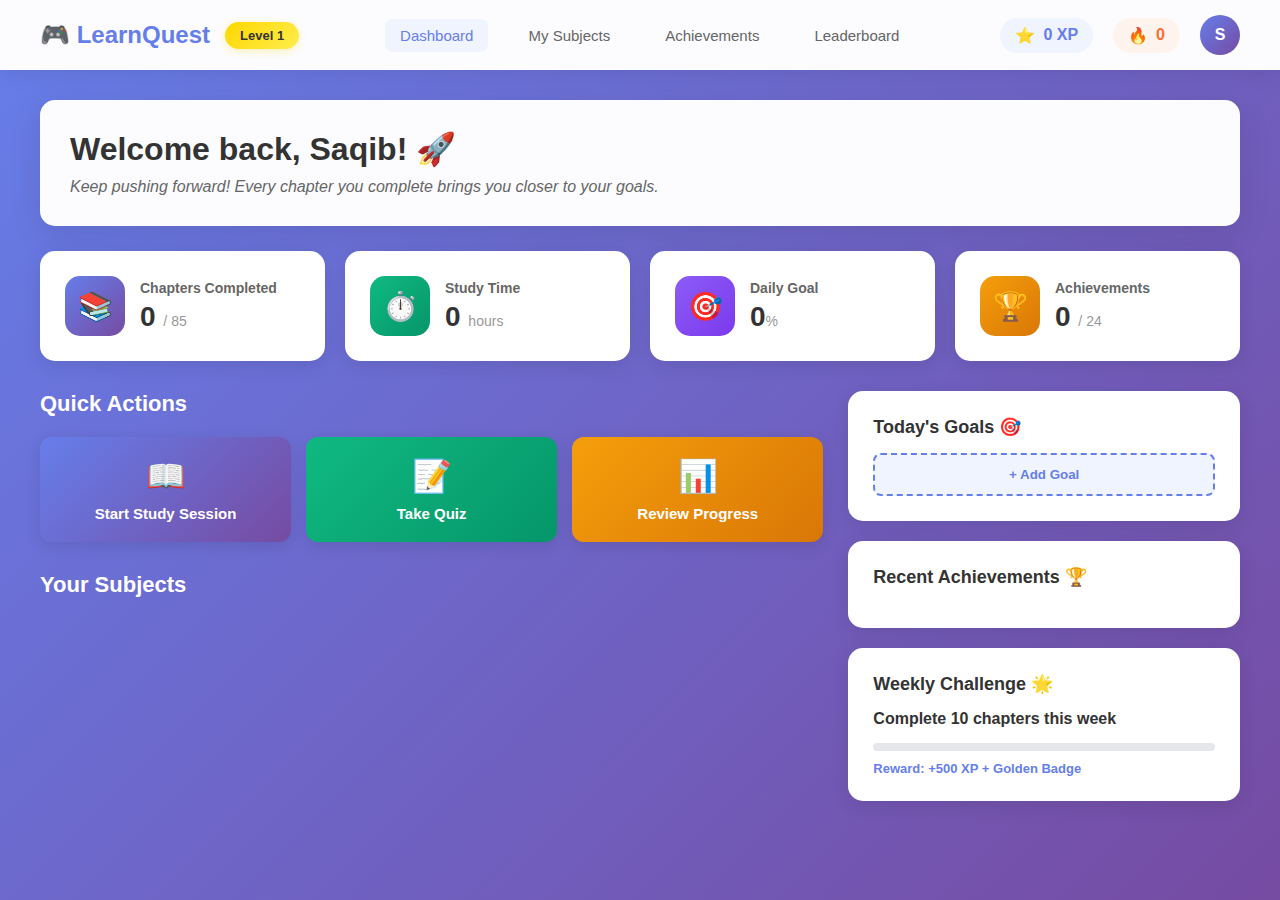
<file: index.html>
<!DOCTYPE html>
<html lang="en">
<head>
    <meta charset="UTF-8">
    <meta name="viewport" content="width=device-width, initial-scale=1.0">
    <title>LearnQuest - Grade 10 CBSE</title>
    <link rel="stylesheet" href="styles.css">
    <link rel="stylesheet" href="quiz-styles.css">
</head>
<body>
    <div class="header">
        <div class="header-left">
            <span class="logo">🎮 LearnQuest</span>
            <span class="level-badge" id="userLevel">Level 1</span>
        </div>
        <div class="nav-menu">
            <a href="#" class="nav-item active" onclick="showSection('dashboard')">Dashboard</a>
            <a href="#" class="nav-item" onclick="showSection('subjects')">My Subjects</a>
            <a href="#" class="nav-item" onclick="showSection('achievements')">Achievements</a>
            <a href="#" class="nav-item" onclick="showSection('leaderboard')">Leaderboard</a>
        </div>
        <div class="header-right">
            <div class="xp-display">
                <span class="xp-icon">⭐</span>
                <span id="totalXP">0 XP</span>
            </div>
            <div class="streak-display">
                <span>🔥</span>
                <span id="streakDays">0</span>
            </div>
            <div class="user-avatar" onclick="toggleProfile()">
                <span id="userInitial">S</span>
            </div>
        </div>
    </div>

    <div class="container">
        <!-- Dashboard Section -->
        <div id="dashboard-section" class="section active">
            <div class="welcome-card">
                <h1>Welcome back, <span id="userName">Saqib</span>! 🚀</h1>
                <p class="motivational-quote" id="dailyQuote">Keep pushing forward! Every chapter you complete brings you closer to your goals.</p>
            </div>

            <div class="stats-grid">
                <div class="stat-card">
                    <div class="stat-icon blue">📚</div>
                    <div class="stat-info">
                        <h3>Chapters Completed</h3>
                        <p><span id="chaptersCompleted">0</span> <span class="sub-text">/ 85</span></p>
                    </div>
                </div>
                <div class="stat-card">
                    <div class="stat-icon green">⏱️</div>
                    <div class="stat-info">
                        <h3>Study Time</h3>
                        <p><span id="studyHours">0</span> <span class="sub-text">hours</span></p>
                    </div>
                </div>
                <div class="stat-card">
                    <div class="stat-icon purple">🎯</div>
                    <div class="stat-info">
                        <h3>Daily Goal</h3>
                        <p><span id="dailyProgress">0</span><span class="sub-text">%</span></p>
                    </div>
                </div>
                <div class="stat-card">
                    <div class="stat-icon orange">🏆</div>
                    <div class="stat-info">
                        <h3>Achievements</h3>
                        <p><span id="achievementCount">0</span> <span class="sub-text">/ 24</span></p>
                    </div>
                </div>
            </div>

            <div class="main-content">
                <div class="left-column">
                    <div class="section-title">Quick Actions</div>
                    <div class="quick-actions">
                        <button class="action-btn primary" onclick="startStudySession()">
                            <span class="btn-icon">📖</span>
                            <span>Start Study Session</span>
                        </button>
                        <button class="action-btn secondary" onclick="takeQuiz()">
                            <span class="btn-icon">📝</span>
                            <span>Take Quiz</span>
                        </button>
                        <button class="action-btn tertiary" onclick="reviewProgress()">
                            <span class="btn-icon">📊</span>
                            <span>Review Progress</span>
                        </button>
                    </div>

                    <div class="section-title" style="margin-top: 30px;">Your Subjects</div>
                    <div class="subjects-compact" id="subjectsCompact"></div>
                </div>

                <div class="right-column">
                    <div class="sidebar-card">
                        <div class="section-title">Today's Goals 🎯</div>
                        <div class="goal-list" id="todayGoals"></div>
                        <button class="add-goal-btn" onclick="addGoal()">+ Add Goal</button>
                    </div>

                    <div class="sidebar-card">
                        <div class="section-title">Recent Achievements 🏆</div>
                        <div id="recentAchievements"></div>
                    </div>

                    <div class="sidebar-card">
                        <div class="section-title">Weekly Challenge 🌟</div>
                        <div class="challenge-card">
                            <h4>Complete 10 chapters this week</h4>
                            <div class="progress-bar-container">
                                <div class="progress-bar-fill challenge" id="weeklyChallenge" style="width: 0%;"></div>
                            </div>
                            <p class="challenge-reward">Reward: +500 XP + Golden Badge</p>
                        </div>
                    </div>
                </div>
            </div>
        </div>

        <!-- Subjects Section -->
        <div id="subjects-section" class="section">
            <div class="section-title">Grade 10 CBSE Subjects</div>
            <div class="subjects-grid-detailed" id="subjectsDetailed"></div>
        </div>

        <!-- Achievements Section -->
        <div id="achievements-section" class="section">
            <div class="section-title">Your Achievements</div>
            <div class="achievements-grid" id="achievementsGrid"></div>
        </div>

        <!-- Leaderboard Section -->
        <div id="leaderboard-section" class="section">
            <div class="section-title">Leaderboard</div>
            <div class="leaderboard-info">
                <p>Compare your progress with other students (simulated data for motivation)</p>
            </div>
            <div class="leaderboard-table" id="leaderboardTable"></div>
        </div>
    </div>

    <!-- Study Session Modal -->
    <div id="studyModal" class="modal">
        <div class="modal-content">
            <div class="modal-header">
                <h2>Start Study Session</h2>
                <span class="close" onclick="closeModal()">&times;</span>
            </div>
            <div class="modal-body" id="modalBody"></div>
        </div>
    </div>

    <script src="questions.js"></script>
    <script src="app.js"></script>
    <script src="app-quiz.js"></script>
</body>
</html>
</file>
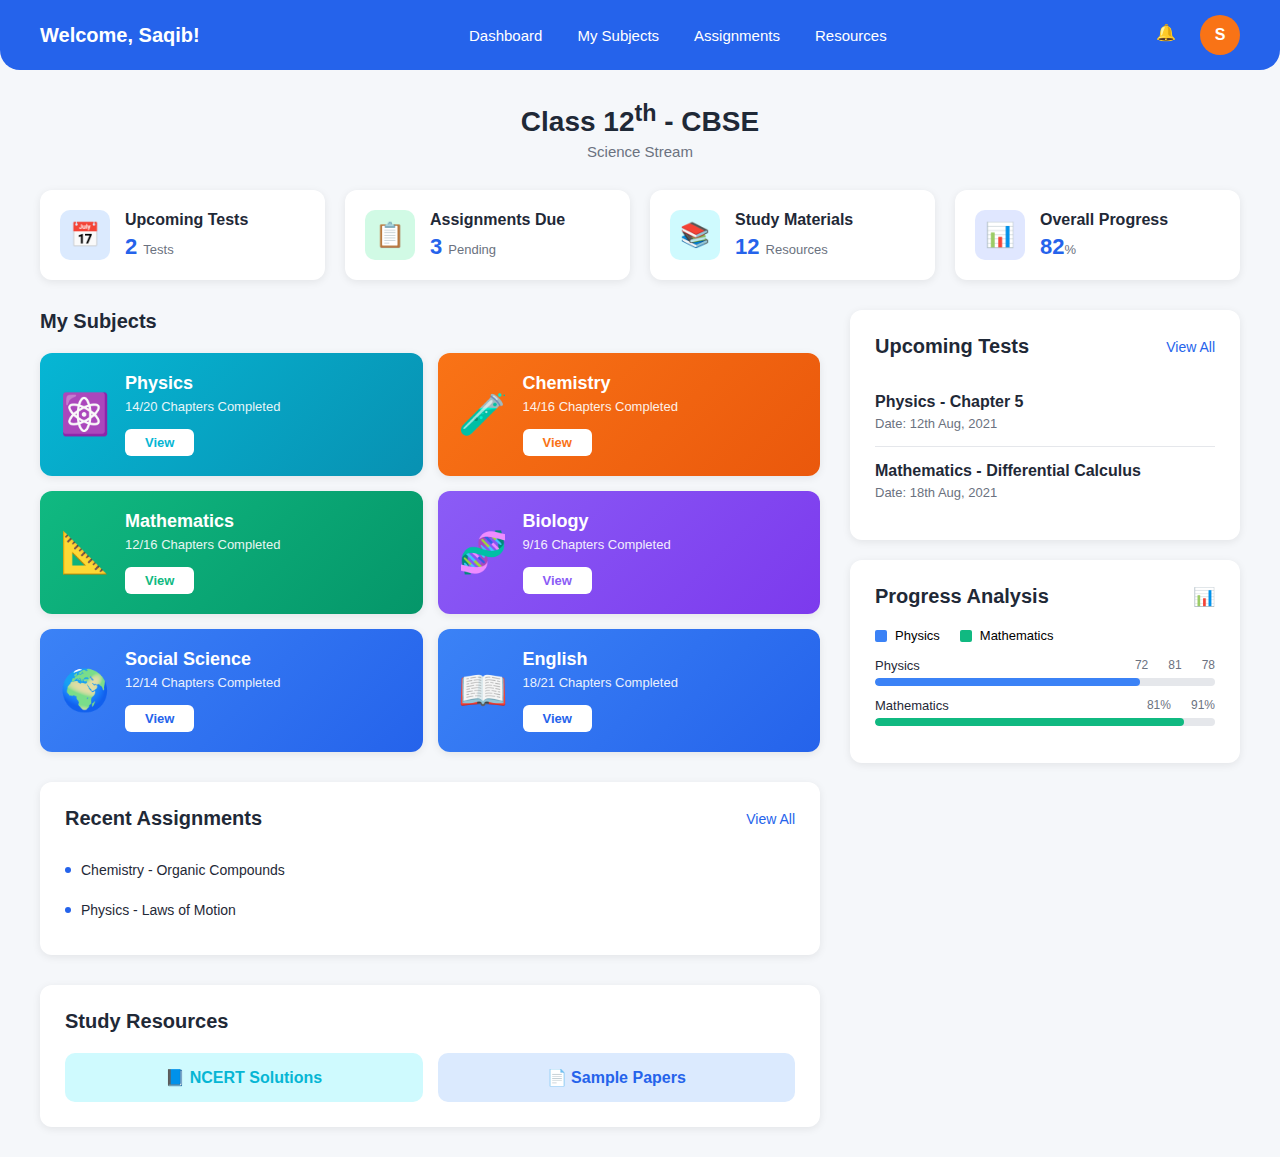
<file: Saqib_dashboard.html>
<!DOCTYPE html>
<html lang="en">
<head>
    <meta charset="UTF-8">
    <meta name="viewport" content="width=device-width, initial-scale=1.0">
    <title>Class 12th - CBSE Dashboard</title>
    <style>
        * {
            margin: 0;
            padding: 0;
            box-sizing: border-box;
        }

        body {
            font-family: 'Segoe UI', Tahoma, Geneva, Verdana, sans-serif;
            background: #f5f7fa;
        }

        .header {
            background: #2563eb;
            color: white;
            padding: 15px 40px;
            display: flex;
            justify-content: space-between;
            align-items: center;
            border-radius: 0 0 20px 20px;
        }

        .header-left {
            font-size: 20px;
            font-weight: 600;
        }

        .nav-menu {
            display: flex;
            gap: 35px;
            align-items: center;
        }

        .nav-item {
            color: white;
            text-decoration: none;
            font-size: 15px;
            font-weight: 500;
            cursor: pointer;
            transition: opacity 0.3s;
        }

        .nav-item:hover {
            opacity: 0.8;
        }

        .header-right {
            display: flex;
            align-items: center;
            gap: 20px;
        }

        .notification-icon {
            width: 24px;
            height: 24px;
            cursor: pointer;
        }

        .user-avatar {
            width: 40px;
            height: 40px;
            border-radius: 50%;
            background: #f97316;
            display: flex;
            align-items: center;
            justify-content: center;
            font-weight: 600;
            cursor: pointer;
        }

        .container {
            max-width: 1400px;
            margin: 0 auto;
            padding: 30px 40px;
        }

        .title-section {
            text-align: center;
            margin-bottom: 30px;
        }

        .title-section h1 {
            font-size: 28px;
            color: #1f2937;
            margin-bottom: 5px;
        }

        .title-section .subtitle {
            color: #6b7280;
            font-size: 15px;
        }

        .stats-grid {
            display: grid;
            grid-template-columns: repeat(4, 1fr);
            gap: 20px;
            margin-bottom: 30px;
        }

        .stat-card {
            background: white;
            padding: 20px;
            border-radius: 12px;
            box-shadow: 0 2px 8px rgba(0, 0, 0, 0.08);
            display: flex;
            align-items: center;
            gap: 15px;
        }

        .stat-icon {
            width: 50px;
            height: 50px;
            border-radius: 10px;
            display: flex;
            align-items: center;
            justify-content: center;
            font-size: 24px;
        }

        .stat-icon.blue {
            background: #dbeafe;
            color: #2563eb;
        }

        .stat-icon.green {
            background: #d1fae5;
            color: #10b981;
        }

        .stat-icon.cyan {
            background: #cffafe;
            color: #06b6d4;
        }

        .stat-icon.purple {
            background: #e0e7ff;
            color: #6366f1;
        }

        .stat-info h3 {
            font-size: 16px;
            color: #1f2937;
            margin-bottom: 5px;
        }

        .stat-info p {
            font-size: 22px;
            font-weight: 700;
            color: #2563eb;
        }

        .stat-info .sub-text {
            font-size: 13px;
            color: #6b7280;
            font-weight: 400;
        }

        .main-content {
            display: grid;
            grid-template-columns: 2fr 1fr;
            gap: 30px;
        }

        .section-title {
            font-size: 20px;
            font-weight: 700;
            color: #1f2937;
            margin-bottom: 20px;
            display: flex;
            justify-content: space-between;
            align-items: center;
        }

        .view-all {
            color: #2563eb;
            font-size: 14px;
            font-weight: 500;
            cursor: pointer;
            text-decoration: none;
        }

        .subjects-grid {
            display: grid;
            grid-template-columns: repeat(2, 1fr);
            gap: 15px;
            margin-bottom: 30px;
        }

        .subject-card {
            background: white;
            border-radius: 12px;
            padding: 20px;
            box-shadow: 0 2px 8px rgba(0, 0, 0, 0.08);
            display: flex;
            align-items: center;
            gap: 15px;
            cursor: pointer;
            transition: transform 0.2s, box-shadow 0.2s;
        }

        .subject-card:hover {
            transform: translateY(-2px);
            box-shadow: 0 4px 16px rgba(0, 0, 0, 0.12);
        }

        .subject-card.physics {
            background: linear-gradient(135deg, #06b6d4 0%, #0891b2 100%);
            color: white;
        }

        .subject-card.chemistry {
            background: linear-gradient(135deg, #f97316 0%, #ea580c 100%);
            color: white;
        }

        .subject-card.mathematics {
            background: linear-gradient(135deg, #10b981 0%, #059669 100%);
            color: white;
        }

        .subject-card.biology {
            background: linear-gradient(135deg, #8b5cf6 0%, #7c3aed 100%);
            color: white;
        }

        .subject-card.social {
            background: linear-gradient(135deg, #3b82f6 0%, #2563eb 100%);
            color: white;
        }

        .subject-card.english {
            background: linear-gradient(135deg, #3b82f6 0%, #2563eb 100%);
            color: white;
        }

        .subject-icon {
            font-size: 40px;
        }

        .subject-info h3 {
            font-size: 18px;
            font-weight: 700;
            margin-bottom: 5px;
        }

        .subject-info p {
            font-size: 13px;
            opacity: 0.9;
            margin-bottom: 10px;
        }

        .subject-button {
            background: white;
            color: #2563eb;
            border: none;
            padding: 6px 20px;
            border-radius: 6px;
            font-size: 13px;
            font-weight: 600;
            cursor: pointer;
            margin-top: 5px;
        }

        .subject-card.physics .subject-button {
            color: #06b6d4;
        }

        .subject-card.chemistry .subject-button {
            color: #f97316;
        }

        .subject-card.mathematics .subject-button {
            color: #10b981;
        }

        .subject-card.biology .subject-button {
            color: #8b5cf6;
        }

        .assignments-section {
            background: white;
            padding: 25px;
            border-radius: 12px;
            box-shadow: 0 2px 8px rgba(0, 0, 0, 0.08);
            margin-bottom: 30px;
        }

        .assignment-item {
            display: flex;
            align-items: center;
            gap: 10px;
            padding: 12px 0;
        }

        .assignment-bullet {
            width: 6px;
            height: 6px;
            background: #2563eb;
            border-radius: 50%;
        }

        .assignment-text {
            color: #1f2937;
            font-size: 14px;
        }

        .study-resources {
            background: white;
            padding: 25px;
            border-radius: 12px;
            box-shadow: 0 2px 8px rgba(0, 0, 0, 0.08);
        }

        .resource-buttons {
            display: flex;
            gap: 15px;
            margin-top: 15px;
        }

        .resource-btn {
            flex: 1;
            padding: 15px;
            border-radius: 10px;
            display: flex;
            align-items: center;
            justify-content: center;
            gap: 10px;
            font-weight: 600;
            cursor: pointer;
            transition: transform 0.2s;
        }

        .resource-btn:hover {
            transform: translateY(-2px);
        }

        .resource-btn.ncert {
            background: #cffafe;
            color: #06b6d4;
        }

        .resource-btn.samples {
            background: #dbeafe;
            color: #2563eb;
        }

        .sidebar-card {
            background: white;
            padding: 25px;
            border-radius: 12px;
            box-shadow: 0 2px 8px rgba(0, 0, 0, 0.08);
            margin-bottom: 20px;
        }

        .test-item {
            padding: 15px 0;
            border-bottom: 1px solid #e5e7eb;
        }

        .test-item:last-child {
            border-bottom: none;
        }

        .test-subject {
            font-weight: 600;
            color: #1f2937;
            margin-bottom: 5px;
        }

        .test-date {
            font-size: 13px;
            color: #6b7280;
        }

        .progress-chart {
            margin-top: 20px;
            padding: 20px;
            background: #f9fafb;
            border-radius: 10px;
        }

        .chart-legend {
            display: flex;
            gap: 20px;
            margin-bottom: 15px;
        }

        .legend-item {
            display: flex;
            align-items: center;
            gap: 8px;
            font-size: 13px;
        }

        .legend-color {
            width: 12px;
            height: 12px;
            border-radius: 2px;
        }

        .legend-color.physics-color {
            background: #3b82f6;
        }

        .legend-color.math-color {
            background: #10b981;
        }

        .progress-bars {
            margin-top: 15px;
        }

        .progress-item {
            margin-bottom: 12px;
        }

        .progress-label {
            display: flex;
            justify-content: space-between;
            font-size: 13px;
            color: #1f2937;
            margin-bottom: 5px;
        }

        .progress-values {
            display: flex;
            gap: 20px;
            font-size: 12px;
            color: #6b7280;
        }

        .progress-bar-container {
            height: 8px;
            background: #e5e7eb;
            border-radius: 4px;
            overflow: hidden;
        }

        .progress-bar-fill {
            height: 100%;
            border-radius: 4px;
        }

        .progress-bar-fill.physics {
            background: #3b82f6;
        }

        .progress-bar-fill.mathematics {
            background: #10b981;
        }

        @media (max-width: 1024px) {
            .main-content {
                grid-template-columns: 1fr;
            }
            .stats-grid {
                grid-template-columns: repeat(2, 1fr);
            }
        }

        @media (max-width: 768px) {
            .subjects-grid {
                grid-template-columns: 1fr;
            }
        }
    </style>
</head>
<body>
    <div class="header">
        <div class="header-left">Welcome, Saqib!</div>
        <div class="nav-menu">
            <a href="#" class="nav-item">Dashboard</a>
            <a href="#" class="nav-item">My Subjects</a>
            <a href="#" class="nav-item">Assignments</a>
            <a href="#" class="nav-item">Resources</a>
        </div>
        <div class="header-right">
            <div class="notification-icon">🔔</div>
            <div class="user-avatar">S</div>
        </div>
    </div>

    <div class="container">
        <div class="title-section">
            <h1>Class 12<sup>th</sup> - CBSE</h1>
            <p class="subtitle">Science Stream</p>
        </div>

        <div class="stats-grid">
            <div class="stat-card">
                <div class="stat-icon blue">📅</div>
                <div class="stat-info">
                    <h3>Upcoming Tests</h3>
                    <p>2 <span class="sub-text">Tests</span></p>
                </div>
            </div>
            <div class="stat-card">
                <div class="stat-icon green">📋</div>
                <div class="stat-info">
                    <h3>Assignments Due</h3>
                    <p>3 <span class="sub-text">Pending</span></p>
                </div>
            </div>
            <div class="stat-card">
                <div class="stat-icon cyan">📚</div>
                <div class="stat-info">
                    <h3>Study Materials</h3>
                    <p>12 <span class="sub-text">Resources</span></p>
                </div>
            </div>
            <div class="stat-card">
                <div class="stat-icon purple">📊</div>
                <div class="stat-info">
                    <h3>Overall Progress</h3>
                    <p>82<span class="sub-text">%</span></p>
                </div>
            </div>
        </div>

        <div class="main-content">
            <div class="left-column">
                <div class="section-title">
                    My Subjects
                </div>
                <div class="subjects-grid">
                    <div class="subject-card physics">
                        <div class="subject-icon">⚛️</div>
                        <div class="subject-info">
                            <h3>Physics</h3>
                            <p>14/20 Chapters Completed</p>
                            <button class="subject-button">View</button>
                        </div>
                    </div>

                    <div class="subject-card chemistry">
                        <div class="subject-icon">🧪</div>
                        <div class="subject-info">
                            <h3>Chemistry</h3>
                            <p>14/16 Chapters Completed</p>
                            <button class="subject-button">View</button>
                        </div>
                    </div>

                    <div class="subject-card mathematics">
                        <div class="subject-icon">📐</div>
                        <div class="subject-info">
                            <h3>Mathematics</h3>
                            <p>12/16 Chapters Completed</p>
                            <button class="subject-button">View</button>
                        </div>
                    </div>

                    <div class="subject-card biology">
                        <div class="subject-icon">🧬</div>
                        <div class="subject-info">
                            <h3>Biology</h3>
                            <p>9/16 Chapters Completed</p>
                            <button class="subject-button">View</button>
                        </div>
                    </div>

                    <div class="subject-card social">
                        <div class="subject-icon">🌍</div>
                        <div class="subject-info">
                            <h3>Social Science</h3>
                            <p>12/14 Chapters Completed</p>
                            <button class="subject-button">View</button>
                        </div>
                    </div>

                    <div class="subject-card english">
                        <div class="subject-icon">📖</div>
                        <div class="subject-info">
                            <h3>English</h3>
                            <p>18/21 Chapters Completed</p>
                            <button class="subject-button">View</button>
                        </div>
                    </div>
                </div>

                <div class="assignments-section">
                    <div class="section-title">
                        Recent Assignments
                        <a href="#" class="view-all">View All</a>
                    </div>
                    <div class="assignment-item">
                        <div class="assignment-bullet"></div>
                        <div class="assignment-text">Chemistry - Organic Compounds</div>
                    </div>
                    <div class="assignment-item">
                        <div class="assignment-bullet"></div>
                        <div class="assignment-text">Physics - Laws of Motion</div>
                    </div>
                </div>

                <div class="study-resources">
                    <div class="section-title">Study Resources</div>
                    <div class="resource-buttons">
                        <div class="resource-btn ncert">
                            📘 NCERT Solutions
                        </div>
                        <div class="resource-btn samples">
                            📄 Sample Papers
                        </div>
                    </div>
                </div>
            </div>

            <div class="right-column">
                <div class="sidebar-card">
                    <div class="section-title">
                        Upcoming Tests
                        <a href="#" class="view-all">View All</a>
                    </div>
                    <div class="test-item">
                        <div class="test-subject">Physics - Chapter 5</div>
                        <div class="test-date">Date: 12th Aug, 2021</div>
                    </div>
                    <div class="test-item">
                        <div class="test-subject">Mathematics - Differential Calculus</div>
                        <div class="test-date">Date: 18th Aug, 2021</div>
                    </div>
                </div>

                <div class="sidebar-card">
                    <div class="section-title">
                        Progress Analysis
                        <span style="font-size: 18px; cursor: pointer;">📊</span>
                    </div>
                    <div class="chart-legend">
                        <div class="legend-item">
                            <div class="legend-color physics-color"></div>
                            <span>Physics</span>
                        </div>
                        <div class="legend-item">
                            <div class="legend-color math-color"></div>
                            <span>Mathematics</span>
                        </div>
                    </div>
                    <div class="progress-bars">
                        <div class="progress-item">
                            <div class="progress-label">
                                <span>Physics</span>
                                <div class="progress-values">
                                    <span>72</span>
                                    <span>81</span>
                                    <span>78</span>
                                </div>
                            </div>
                            <div class="progress-bar-container">
                                <div class="progress-bar-fill physics" style="width: 78%;"></div>
                            </div>
                        </div>
                        <div class="progress-item">
                            <div class="progress-label">
                                <span>Mathematics</span>
                                <div class="progress-values">
                                    <span>81%</span>
                                    <span>91%</span>
                                </div>
                            </div>
                            <div class="progress-bar-container">
                                <div class="progress-bar-fill mathematics" style="width: 91%;"></div>
                            </div>
                        </div>
                    </div>
                </div>
            </div>
        </div>
    </div>
</body>
</html>
</file>
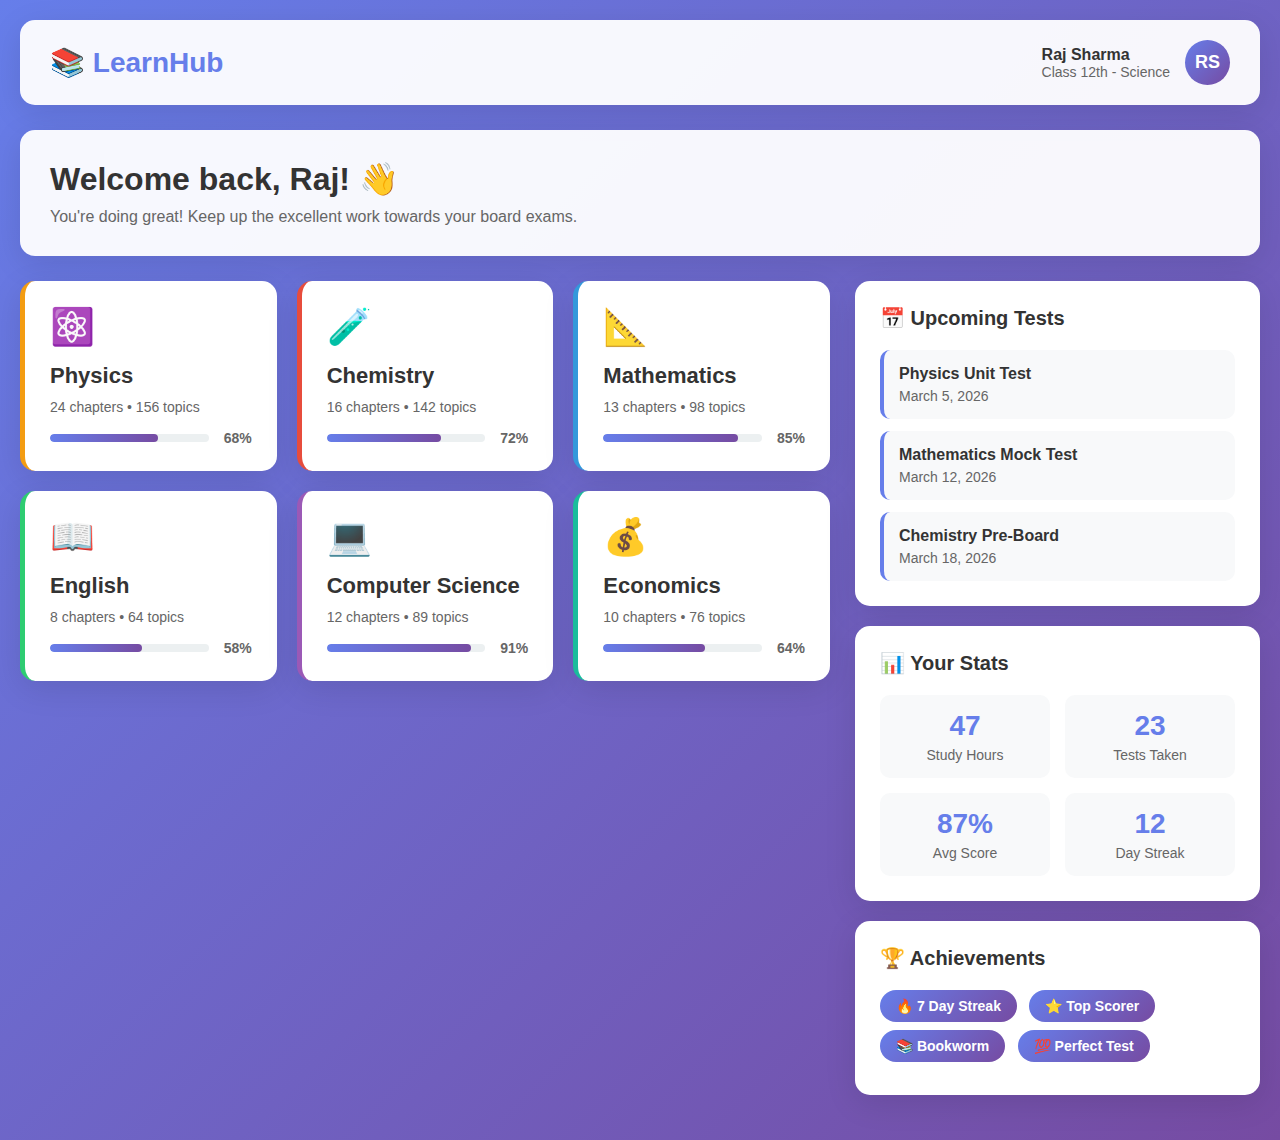
<file: student_dashboard.html>
<!DOCTYPE html>
<html lang="en">
<head>
    <meta charset="UTF-8">
    <meta name="viewport" content="width=device-width, initial-scale=1.0">
    <title>CBSE Class 12 - Learning Dashboard</title>
    <style>
        * {
            margin: 0;
            padding: 0;
            box-sizing: border-box;
        }

        body {
            font-family: 'Segoe UI', Tahoma, Geneva, Verdana, sans-serif;
            background: linear-gradient(135deg, #667eea 0%, #764ba2 100%);
            min-height: 100vh;
            padding: 20px;
        }

        .container {
            max-width: 1400px;
            margin: 0 auto;
        }

        .header {
            background: rgba(255, 255, 255, 0.95);
            padding: 20px 30px;
            border-radius: 15px;
            display: flex;
            justify-content: space-between;
            align-items: center;
            margin-bottom: 25px;
            box-shadow: 0 8px 32px rgba(0, 0, 0, 0.1);
        }

        .logo {
            font-size: 28px;
            font-weight: 700;
            color: #667eea;
        }

        .user-info {
            display: flex;
            align-items: center;
            gap: 15px;
        }

        .user-avatar {
            width: 45px;
            height: 45px;
            background: linear-gradient(135deg, #667eea, #764ba2);
            border-radius: 50%;
            display: flex;
            align-items: center;
            justify-content: center;
            color: white;
            font-weight: 600;
            font-size: 18px;
        }

        .user-name {
            font-weight: 600;
            color: #333;
        }

        .welcome-section {
            background: rgba(255, 255, 255, 0.95);
            padding: 30px;
            border-radius: 15px;
            margin-bottom: 25px;
            box-shadow: 0 8px 32px rgba(0, 0, 0, 0.1);
        }

        .welcome-section h1 {
            color: #333;
            font-size: 32px;
            margin-bottom: 10px;
        }

        .welcome-section p {
            color: #666;
            font-size: 16px;
        }

        .dashboard-grid {
            display: grid;
            grid-template-columns: 2fr 1fr;
            gap: 25px;
            margin-bottom: 25px;
        }

        .subjects-grid {
            display: grid;
            grid-template-columns: repeat(auto-fit, minmax(250px, 1fr));
            gap: 20px;
        }

        .subject-card {
            background: white;
            padding: 25px;
            border-radius: 15px;
            box-shadow: 0 8px 32px rgba(0, 0, 0, 0.1);
            transition: transform 0.3s ease, box-shadow 0.3s ease;
            cursor: pointer;
            border-left: 5px solid;
        }

        .subject-card:hover {
            transform: translateY(-5px);
            box-shadow: 0 12px 48px rgba(0, 0, 0, 0.15);
        }

        .subject-card.physics {
            border-left-color: #f39c12;
        }

        .subject-card.chemistry {
            border-left-color: #e74c3c;
        }

        .subject-card.mathematics {
            border-left-color: #3498db;
        }

        .subject-card.english {
            border-left-color: #2ecc71;
        }

        .subject-card.computer {
            border-left-color: #9b59b6;
        }

        .subject-card.economics {
            border-left-color: #1abc9c;
        }

        .subject-icon {
            font-size: 36px;
            margin-bottom: 15px;
        }

        .subject-name {
            font-size: 22px;
            font-weight: 700;
            color: #333;
            margin-bottom: 10px;
        }

        .subject-progress {
            display: flex;
            justify-content: space-between;
            align-items: center;
            margin-top: 15px;
        }

        .progress-bar {
            flex: 1;
            height: 8px;
            background: #ecf0f1;
            border-radius: 10px;
            overflow: hidden;
            margin-right: 15px;
        }

        .progress-fill {
            height: 100%;
            background: linear-gradient(90deg, #667eea, #764ba2);
            border-radius: 10px;
            transition: width 0.3s ease;
        }

        .progress-text {
            font-size: 14px;
            font-weight: 600;
            color: #666;
        }

        .sidebar {
            display: flex;
            flex-direction: column;
            gap: 20px;
        }

        .card {
            background: white;
            padding: 25px;
            border-radius: 15px;
            box-shadow: 0 8px 32px rgba(0, 0, 0, 0.1);
        }

        .card-title {
            font-size: 20px;
            font-weight: 700;
            color: #333;
            margin-bottom: 20px;
        }

        .exam-item {
            padding: 15px;
            background: #f8f9fa;
            border-radius: 10px;
            margin-bottom: 12px;
            border-left: 4px solid #667eea;
        }

        .exam-item:last-child {
            margin-bottom: 0;
        }

        .exam-subject {
            font-weight: 600;
            color: #333;
            margin-bottom: 5px;
        }

        .exam-date {
            font-size: 14px;
            color: #666;
        }

        .stats-grid {
            display: grid;
            grid-template-columns: repeat(2, 1fr);
            gap: 15px;
        }

        .stat-item {
            text-align: center;
            padding: 15px;
            background: #f8f9fa;
            border-radius: 10px;
        }

        .stat-number {
            font-size: 28px;
            font-weight: 700;
            color: #667eea;
            margin-bottom: 5px;
        }

        .stat-label {
            font-size: 14px;
            color: #666;
        }

        .achievement-badge {
            display: inline-block;
            padding: 8px 16px;
            background: linear-gradient(135deg, #667eea, #764ba2);
            color: white;
            border-radius: 20px;
            font-size: 14px;
            font-weight: 600;
            margin-right: 8px;
            margin-bottom: 8px;
        }

        @media (max-width: 968px) {
            .dashboard-grid {
                grid-template-columns: 1fr;
            }
        }
    </style>
</head>
<body>
    <div class="container">
        <div class="header">
            <div class="logo">📚 LearnHub</div>
            <div class="user-info">
                <div>
                    <div class="user-name">Raj Sharma</div>
                    <div style="font-size: 14px; color: #666;">Class 12th - Science</div>
                </div>
                <div class="user-avatar">RS</div>
            </div>
        </div>

        <div class="welcome-section">
            <h1>Welcome back, Raj! 👋</h1>
            <p>You're doing great! Keep up the excellent work towards your board exams.</p>
        </div>

        <div class="dashboard-grid">
            <div>
                <div class="subjects-grid">
                    <div class="subject-card physics">
                        <div class="subject-icon">⚛️</div>
                        <div class="subject-name">Physics</div>
                        <div style="color: #666; font-size: 14px;">24 chapters • 156 topics</div>
                        <div class="subject-progress">
                            <div class="progress-bar">
                                <div class="progress-fill" style="width: 68%;"></div>
                            </div>
                            <div class="progress-text">68%</div>
                        </div>
                    </div>

                    <div class="subject-card chemistry">
                        <div class="subject-icon">🧪</div>
                        <div class="subject-name">Chemistry</div>
                        <div style="color: #666; font-size: 14px;">16 chapters • 142 topics</div>
                        <div class="subject-progress">
                            <div class="progress-bar">
                                <div class="progress-fill" style="width: 72%;"></div>
                            </div>
                            <div class="progress-text">72%</div>
                        </div>
                    </div>

                    <div class="subject-card mathematics">
                        <div class="subject-icon">📐</div>
                        <div class="subject-name">Mathematics</div>
                        <div style="color: #666; font-size: 14px;">13 chapters • 98 topics</div>
                        <div class="subject-progress">
                            <div class="progress-bar">
                                <div class="progress-fill" style="width: 85%;"></div>
                            </div>
                            <div class="progress-text">85%</div>
                        </div>
                    </div>

                    <div class="subject-card english">
                        <div class="subject-icon">📖</div>
                        <div class="subject-name">English</div>
                        <div style="color: #666; font-size: 14px;">8 chapters • 64 topics</div>
                        <div class="subject-progress">
                            <div class="progress-bar">
                                <div class="progress-fill" style="width: 58%;"></div>
                            </div>
                            <div class="progress-text">58%</div>
                        </div>
                    </div>

                    <div class="subject-card computer">
                        <div class="subject-icon">💻</div>
                        <div class="subject-name">Computer Science</div>
                        <div style="color: #666; font-size: 14px;">12 chapters • 89 topics</div>
                        <div class="subject-progress">
                            <div class="progress-bar">
                                <div class="progress-fill" style="width: 91%;"></div>
                            </div>
                            <div class="progress-text">91%</div>
                        </div>
                    </div>

                    <div class="subject-card economics">
                        <div class="subject-icon">💰</div>
                        <div class="subject-name">Economics</div>
                        <div style="color: #666; font-size: 14px;">10 chapters • 76 topics</div>
                        <div class="subject-progress">
                            <div class="progress-bar">
                                <div class="progress-fill" style="width: 64%;"></div>
                            </div>
                            <div class="progress-text">64%</div>
                        </div>
                    </div>
                </div>
            </div>

            <div class="sidebar">
                <div class="card">
                    <div class="card-title">📅 Upcoming Tests</div>
                    <div class="exam-item">
                        <div class="exam-subject">Physics Unit Test</div>
                        <div class="exam-date">March 5, 2026</div>
                    </div>
                    <div class="exam-item">
                        <div class="exam-subject">Mathematics Mock Test</div>
                        <div class="exam-date">March 12, 2026</div>
                    </div>
                    <div class="exam-item">
                        <div class="exam-subject">Chemistry Pre-Board</div>
                        <div class="exam-date">March 18, 2026</div>
                    </div>
                </div>

                <div class="card">
                    <div class="card-title">📊 Your Stats</div>
                    <div class="stats-grid">
                        <div class="stat-item">
                            <div class="stat-number">47</div>
                            <div class="stat-label">Study Hours</div>
                        </div>
                        <div class="stat-item">
                            <div class="stat-number">23</div>
                            <div class="stat-label">Tests Taken</div>
                        </div>
                        <div class="stat-item">
                            <div class="stat-number">87%</div>
                            <div class="stat-label">Avg Score</div>
                        </div>
                        <div class="stat-item">
                            <div class="stat-number">12</div>
                            <div class="stat-label">Day Streak</div>
                        </div>
                    </div>
                </div>

                <div class="card">
                    <div class="card-title">🏆 Achievements</div>
                    <div>
                        <span class="achievement-badge">🔥 7 Day Streak</span>
                        <span class="achievement-badge">⭐ Top Scorer</span>
                        <span class="achievement-badge">📚 Bookworm</span>
                        <span class="achievement-badge">💯 Perfect Test</span>
                    </div>
                </div>
            </div>
        </div>
    </div>
</body>
</html>
</file>
<file: styles.css>
* {
    margin: 0;
    padding: 0;
    box-sizing: border-box;
}

body {
    font-family: 'Segoe UI', Tahoma, Geneva, Verdana, sans-serif;
    background: linear-gradient(135deg, #667eea 0%, #764ba2 100%);
    min-height: 100vh;
}

.header {
    background: rgba(255, 255, 255, 0.98);
    padding: 15px 40px;
    display: flex;
    justify-content: space-between;
    align-items: center;
    box-shadow: 0 2px 20px rgba(0, 0, 0, 0.1);
    position: sticky;
    top: 0;
    z-index: 1000;
}

.header-left {
    display: flex;
    align-items: center;
    gap: 15px;
}

.logo {
    font-size: 24px;
    font-weight: 700;
    color: #667eea;
}

.level-badge {
    background: linear-gradient(135deg, #ffd700, #ffed4e);
    color: #333;
    padding: 6px 15px;
    border-radius: 20px;
    font-size: 13px;
    font-weight: 700;
    box-shadow: 0 2px 10px rgba(255, 215, 0, 0.3);
}

.nav-menu {
    display: flex;
    gap: 25px;
    align-items: center;
}

.nav-item {
    color: #666;
    text-decoration: none;
    font-size: 15px;
    font-weight: 500;
    cursor: pointer;
    transition: color 0.3s;
    padding: 8px 15px;
    border-radius: 8px;
}

.nav-item:hover, .nav-item.active {
    color: #667eea;
    background: #f0f4ff;
}

.header-right {
    display: flex;
    align-items: center;
    gap: 20px;
}

.xp-display {
    background: #f0f4ff;
    padding: 8px 15px;
    border-radius: 20px;
    display: flex;
    align-items: center;
    gap: 8px;
    font-weight: 600;
    color: #667eea;
}

.streak-display {
    background: #fff4ed;
    padding: 8px 15px;
    border-radius: 20px;
    display: flex;
    align-items: center;
    gap: 8px;
    font-weight: 700;
    color: #ff6b35;
}

.user-avatar {
    width: 40px;
    height: 40px;
    border-radius: 50%;
    background: linear-gradient(135deg, #667eea, #764ba2);
    display: flex;
    align-items: center;
    justify-content: center;
    color: white;
    font-weight: 600;
    cursor: pointer;
    transition: transform 0.3s;
}

.user-avatar:hover {
    transform: scale(1.1);
}

.container {
    max-width: 1400px;
    margin: 0 auto;
    padding: 30px 40px;
}

.section {
    display: none;
}

.section.active {
    display: block;
}

.welcome-card {
    background: rgba(255, 255, 255, 0.98);
    padding: 30px;
    border-radius: 15px;
    margin-bottom: 25px;
    box-shadow: 0 8px 32px rgba(0, 0, 0, 0.1);
}

.welcome-card h1 {
    color: #333;
    font-size: 32px;
    margin-bottom: 10px;
}

.motivational-quote {
    color: #666;
    font-size: 16px;
    font-style: italic;
}

.stats-grid {
    display: grid;
    grid-template-columns: repeat(4, 1fr);
    gap: 20px;
    margin-bottom: 30px;
}

.stat-card {
    background: white;
    padding: 25px;
    border-radius: 15px;
    box-shadow: 0 4px 20px rgba(0, 0, 0, 0.1);
    display: flex;
    align-items: center;
    gap: 15px;
    transition: transform 0.3s, box-shadow 0.3s;
}

.stat-card:hover {
    transform: translateY(-5px);
    box-shadow: 0 8px 32px rgba(0, 0, 0, 0.15);
}

.stat-icon {
    width: 60px;
    height: 60px;
    border-radius: 15px;
    display: flex;
    align-items: center;
    justify-content: center;
    font-size: 28px;
}

.stat-icon.blue { background: linear-gradient(135deg, #667eea, #764ba2); }
.stat-icon.green { background: linear-gradient(135deg, #10b981, #059669); }
.stat-icon.purple { background: linear-gradient(135deg, #8b5cf6, #7c3aed); }
.stat-icon.orange { background: linear-gradient(135deg, #f59e0b, #d97706); }

.stat-info h3 {
    font-size: 14px;
    color: #666;
    margin-bottom: 5px;
}

.stat-info p {
    font-size: 28px;
    font-weight: 700;
    color: #333;
}

.sub-text {
    font-size: 14px;
    color: #999;
    font-weight: 400;
}

.main-content {
    display: grid;
    grid-template-columns: 2fr 1fr;
    gap: 25px;
}

.section-title {
    font-size: 22px;
    font-weight: 700;
    color: white;
    margin-bottom: 20px;
}

.quick-actions {
    display: grid;
    grid-template-columns: repeat(3, 1fr);
    gap: 15px;
    margin-bottom: 30px;
}

.action-btn {
    background: white;
    border: none;
    padding: 20px;
    border-radius: 12px;
    display: flex;
    flex-direction: column;
    align-items: center;
    gap: 10px;
    cursor: pointer;
    transition: all 0.3s;
    box-shadow: 0 4px 15px rgba(0, 0, 0, 0.1);
}

.action-btn:hover {
    transform: translateY(-5px);
    box-shadow: 0 8px 25px rgba(0, 0, 0, 0.15);
}

.action-btn.primary {
    background: linear-gradient(135deg, #667eea, #764ba2);
    color: white;
}

.action-btn.secondary {
    background: linear-gradient(135deg, #10b981, #059669);
    color: white;
}

.action-btn.tertiary {
    background: linear-gradient(135deg, #f59e0b, #d97706);
    color: white;
}

.btn-icon {
    font-size: 32px;
}

.action-btn span:last-child {
    font-weight: 600;
    font-size: 15px;
}

.subjects-compact {
    display: grid;
    grid-template-columns: repeat(2, 1fr);
    gap: 15px;
}

.subject-compact-card {
    background: white;
    padding: 20px;
    border-radius: 12px;
    box-shadow: 0 4px 15px rgba(0, 0, 0, 0.1);
    cursor: pointer;
    transition: transform 0.3s;
}

.subject-compact-card:hover {
    transform: translateY(-3px);
}

.subject-compact-header {
    display: flex;
    align-items: center;
    gap: 12px;
    margin-bottom: 15px;
}

.subject-compact-icon {
    font-size: 32px;
}

.subject-compact-title {
    font-size: 18px;
    font-weight: 700;
    color: #333;
}

.progress-bar-container {
    height: 8px;
    background: #e5e7eb;
    border-radius: 10px;
    overflow: hidden;
    margin-bottom: 8px;
}

.progress-bar-fill {
    height: 100%;
    border-radius: 10px;
    transition: width 0.5s ease;
}

.progress-bar-fill.subject {
    background: linear-gradient(90deg, #667eea, #764ba2);
}

.progress-bar-fill.challenge {
    background: linear-gradient(90deg, #ffd700, #ffed4e);
}

.progress-text {
    font-size: 13px;
    color: #666;
}

.sidebar-card {
    background: white;
    padding: 25px;
    border-radius: 15px;
    box-shadow: 0 4px 20px rgba(0, 0, 0, 0.1);
    margin-bottom: 20px;
}

.sidebar-card .section-title {
    color: #333;
    font-size: 18px;
    margin-bottom: 15px;
}

.goal-item {
    display: flex;
    align-items: center;
    gap: 10px;
    padding: 12px;
    background: #f8f9fa;
    border-radius: 8px;
    margin-bottom: 10px;
}

.goal-checkbox {
    width: 20px;
    height: 20px;
    cursor: pointer;
}

.goal-text {
    flex: 1;
    font-size: 14px;
    color: #333;
}

.goal-text.completed {
    text-decoration: line-through;
    color: #999;
}

.add-goal-btn {
    width: 100%;
    padding: 12px;
    background: #f0f4ff;
    border: 2px dashed #667eea;
    border-radius: 8px;
    color: #667eea;
    font-weight: 600;
    cursor: pointer;
    transition: all 0.3s;
}

.add-goal-btn:hover {
    background: #667eea;
    color: white;
}

.achievement-mini {
    display: flex;
    align-items: center;
    gap: 12px;
    padding: 12px;
    background: #f8f9fa;
    border-radius: 8px;
    margin-bottom: 10px;
}

.achievement-icon {
    font-size: 32px;
}

.achievement-info h4 {
    font-size: 14px;
    color: #333;
    margin-bottom: 3px;
}

.achievement-info p {
    font-size: 12px;
    color: #666;
}

.challenge-card h4 {
    font-size: 16px;
    color: #333;
    margin-bottom: 15px;
}

.challenge-reward {
    font-size: 13px;
    color: #667eea;
    font-weight: 600;
    margin-top: 10px;
}

.subjects-grid-detailed {
    display: grid;
    grid-template-columns: repeat(3, 1fr);
    gap: 20px;
}

.subject-detailed-card {
    background: white;
    border-radius: 15px;
    overflow: hidden;
    box-shadow: 0 4px 20px rgba(0, 0, 0, 0.1);
    transition: transform 0.3s;
    cursor: pointer;
}

.subject-detailed-card:hover {
    transform: translateY(-5px);
}

.subject-header {
    padding: 25px;
    color: white;
    text-align: center;
}

.subject-header.physics { background: linear-gradient(135deg, #06b6d4, #0891b2); }
.subject-header.chemistry { background: linear-gradient(135deg, #f97316, #ea580c); }
.subject-header.mathematics { background: linear-gradient(135deg, #10b981, #059669); }
.subject-header.biology { background: linear-gradient(135deg, #8b5cf6, #7c3aed); }
.subject-header.english { background: linear-gradient(135deg, #3b82f6, #2563eb); }
.subject-header.hindi { background: linear-gradient(135deg, #ec4899, #db2777); }
.subject-header.social { background: linear-gradient(135deg, #f59e0b, #d97706); }
.subject-header.computer { background: linear-gradient(135deg, #6366f1, #4f46e5); }

.subject-header-icon {
    font-size: 48px;
    margin-bottom: 10px;
}

.subject-header h3 {
    font-size: 24px;
    margin-bottom: 5px;
}

.subject-body {
    padding: 25px;
}

.chapter-count {
    font-size: 14px;
    color: #666;
    margin-bottom: 15px;
}

.subject-actions {
    display: flex;
    gap: 10px;
    margin-top: 15px;
}

.subject-btn {
    flex: 1;
    padding: 10px;
    border: none;
    border-radius: 8px;
    font-weight: 600;
    cursor: pointer;
    transition: all 0.3s;
}

.subject-btn.primary {
    background: #667eea;
    color: white;
}

.subject-btn.secondary {
    background: #f0f4ff;
    color: #667eea;
}

.subject-btn:hover {
    transform: scale(1.05);
}

.achievements-grid {
    display: grid;
    grid-template-columns: repeat(4, 1fr);
    gap: 20px;
}

.achievement-card {
    background: white;
    padding: 25px;
    border-radius: 15px;
    text-align: center;
    box-shadow: 0 4px 20px rgba(0, 0, 0, 0.1);
}

.achievement-card.locked {
    opacity: 0.5;
    filter: grayscale(1);
}

.achievement-card-icon {
    font-size: 64px;
    margin-bottom: 15px;
}

.achievement-card h3 {
    font-size: 16px;
    color: #333;
    margin-bottom: 8px;
}

.achievement-card p {
    font-size: 13px;
    color: #666;
}

.leaderboard-info {
    background: white;
    padding: 20px;
    border-radius: 12px;
    margin-bottom: 20px;
    text-align: center;
    color: #666;
}

.leaderboard-table {
    background: white;
    border-radius: 15px;
    overflow: hidden;
    box-shadow: 0 4px 20px rgba(0, 0, 0, 0.1);
}

.leaderboard-row {
    display: grid;
    grid-template-columns: 80px 1fr 150px 150px;
    padding: 20px;
    border-bottom: 1px solid #f0f0f0;
    align-items: center;
}

.leaderboard-row:last-child {
    border-bottom: none;
}

.leaderboard-row.header {
    background: #f8f9fa;
    font-weight: 700;
    color: #333;
}

.leaderboard-row.current-user {
    background: #f0f4ff;
}

.rank {
    font-size: 24px;
    font-weight: 700;
}

.rank.first { color: #ffd700; }
.rank.second { color: #c0c0c0; }
.rank.third { color: #cd7f32; }

.modal {
    display: none;
    position: fixed;
    z-index: 2000;
    left: 0;
    top: 0;
    width: 100%;
    height: 100%;
    background: rgba(0, 0, 0, 0.7);
}

.modal.show {
    display: flex;
    align-items: center;
    justify-content: center;
}

.modal-content {
    background: white;
    border-radius: 20px;
    width: 90%;
    max-width: 600px;
    max-height: 80vh;
    overflow-y: auto;
}

.modal-header {
    padding: 25px;
    border-bottom: 1px solid #e5e7eb;
    display: flex;
    justify-content: space-between;
    align-items: center;
}

.modal-header h2 {
    color: #333;
    font-size: 24px;
}

.close {
    font-size: 32px;
    color: #999;
    cursor: pointer;
    transition: color 0.3s;
}

.close:hover {
    color: #333;
}

.modal-body {
    padding: 25px;
}

.subject-select {
    width: 100%;
    padding: 15px;
    border: 2px solid #e5e7eb;
    border-radius: 10px;
    font-size: 16px;
    margin-bottom: 20px;
    cursor: pointer;
}

.chapter-list {
    max-height: 300px;
    overflow-y: auto;
}

.chapter-item {
    padding: 15px;
    background: #f8f9fa;
    border-radius: 10px;
    margin-bottom: 10px;
    cursor: pointer;
    transition: all 0.3s;
}

.chapter-item:hover {
    background: #667eea;
    color: white;
}

@media (max-width: 1024px) {
    .main-content {
        grid-template-columns: 1fr;
    }
    .stats-grid {
        grid-template-columns: repeat(2, 1fr);
    }
    .subjects-grid-detailed {
        grid-template-columns: repeat(2, 1fr);
    }
    .achievements-grid {
        grid-template-columns: repeat(3, 1fr);
    }
}

@media (max-width: 768px) {
    .subjects-compact {
        grid-template-columns: 1fr;
    }
    .quick-actions {
        grid-template-columns: 1fr;
    }
    .achievements-grid {
        grid-template-columns: repeat(2, 1fr);
    }
}
</file>
<file: quiz-styles.css>
/* Quiz System Styles */

.quiz-container {
    min-height: 400px;
}

.quiz-header {
    text-align: center;
    padding-bottom: 20px;
    border-bottom: 2px solid #e5e7eb;
    margin-bottom: 25px;
}

.quiz-header h3 {
    color: #333;
    font-size: 22px;
    margin-bottom: 5px;
}

.quiz-header p {
    color: #666;
    font-size: 15px;
    margin-bottom: 15px;
}

.quiz-progress {
    display: flex;
    justify-content: space-between;
    align-items: center;
    padding: 10px 20px;
    background: #f8f9fa;
    border-radius: 8px;
    margin-top: 15px;
}

.quiz-timer {
    font-weight: 700;
    color: #667eea;
    font-size: 16px;
}

.quiz-body {
    min-height: 300px;
    margin-bottom: 25px;
}

.question-card {
    background: #f8f9fa;
    padding: 25px;
    border-radius: 12px;
}

.question-text {
    color: #333;
    font-size: 18px;
    font-weight: 600;
    margin-bottom: 20px;
    line-height: 1.6;
}

.options-list {
    display: flex;
    flex-direction: column;
    gap: 12px;
}

.option-item {
    background: white;
    padding: 15px 20px;
    border-radius: 10px;
    display: flex;
    align-items: center;
    gap: 15px;
    cursor: pointer;
    transition: all 0.3s;
    border: 2px solid transparent;
}

.option-item:hover {
    border-color: #667eea;
    transform: translateX(5px);
}

.option-item.selected {
    border-color: #667eea;
    background: #f0f4ff;
}

.option-radio {
    width: 22px;
    height: 22px;
    border: 2px solid #ccc;
    border-radius: 50%;
    flex-shrink: 0;
    transition: all 0.3s;
}

.option-radio.checked {
    border-color: #667eea;
    background: #667eea;
    position: relative;
}

.option-radio.checked::after {
    content: '✓';
    color: white;
    position: absolute;
    top: 50%;
    left: 50%;
    transform: translate(-50%, -50%);
    font-size: 14px;
    font-weight: 700;
}

.option-text {
    flex: 1;
    color: #333;
    font-size: 15px;
}

.quiz-navigation {
    display: flex;
    gap: 15px;
    justify-content: center;
}

.quiz-btn {
    padding: 12px 30px;
    border: none;
    border-radius: 10px;
    font-weight: 600;
    font-size: 15px;
    cursor: pointer;
    transition: all 0.3s;
}

.quiz-btn.primary {
    background: #667eea;
    color: white;
}

.quiz-btn.secondary {
    background: #e5e7eb;
    color: #333;
}

.quiz-btn.tertiary {
    background: #f8f9fa;
    color: #666;
}

.quiz-btn.success {
    background: #10b981;
    color: white;
}

.quiz-btn:hover {
    transform: translateY(-2px);
    box-shadow: 0 4px 12px rgba(0, 0, 0, 0.15);
}

/* Quiz Results */
.quiz-results {
    text-align: center;
    padding: 30px;
}

.result-icon {
    font-size: 80px;
    margin-bottom: 20px;
}

.result-icon.pass {
    animation: bounce 0.5s ease;
}

.result-icon.fail {
    opacity: 0.7;
}

@keyframes bounce {
    0%, 100% { transform: translateY(0); }
    50% { transform: translateY(-20px); }
}

.quiz-results h2 {
    color: #333;
    font-size: 32px;
    margin-bottom: 15px;
}

.result-message {
    color: #666;
    font-size: 16px;
    margin-bottom: 30px;
}

.score-display {
    margin: 30px 0;
}

.score-circle {
    width: 150px;
    height: 150px;
    border-radius: 50%;
    display: inline-flex;
    align-items: center;
    justify-content: center;
    border: 8px solid;
    position: relative;
}

.score-circle.pass {
    border-color: #10b981;
    background: linear-gradient(135deg, #d1fae5, #a7f3d0);
}

.score-circle.fail {
    border-color: #ef4444;
    background: linear-gradient(135deg, #fee2e2, #fecaca);
}

.score-number {
    font-size: 40px;
    font-weight: 700;
}

.score-circle.pass .score-number {
    color: #10b981;
}

.score-circle.fail .score-number {
    color: #ef4444;
}

.result-stats {
    display: grid;
    grid-template-columns: repeat(3, 1fr);
    gap: 20px;
    margin: 30px 0;
    padding: 20px;
    background: #f8f9fa;
    border-radius: 12px;
}

.result-stats .stat-item {
    text-align: center;
}

.result-stats .stat-label {
    display: block;
    color: #666;
    font-size: 14px;
    margin-bottom: 8px;
}

.result-stats .stat-value {
    display: block;
    color: #333;
    font-size: 20px;
    font-weight: 700;
}

.result-actions {
    display: flex;
    flex-direction: column;
    gap: 12px;
    margin-top: 30px;
}

/* Answer Review */
.answer-review {
    padding: 20px;
}

.answer-review h3 {
    color: #333;
    font-size: 24px;
    margin-bottom: 20px;
    text-align: center;
}

.review-list {
    max-height: 500px;
    overflow-y: auto;
}

.review-item {
    background: #f8f9fa;
    padding: 20px;
    border-radius: 12px;
    margin-bottom: 20px;
    border-left: 5px solid;
}

.review-item.correct {
    border-left-color: #10b981;
    background: #f0fdf4;
}

.review-item.incorrect {
    border-left-color: #ef4444;
    background: #fef2f2;
}

.review-header {
    display: flex;
    justify-content: space-between;
    align-items: center;
    margin-bottom: 12px;
}

.review-number {
    font-weight: 700;
    color: #333;
    font-size: 16px;
}

.review-status {
    font-weight: 600;
    font-size: 14px;
}

.review-item.correct .review-status {
    color: #10b981;
}

.review-item.incorrect .review-status {
    color: #ef4444;
}

.review-question {
    color: #333;
    font-size: 16px;
    font-weight: 600;
    margin-bottom: 15px;
}

.review-answers {
    display: flex;
    flex-direction: column;
    gap: 8px;
    margin-bottom: 15px;
}

.review-option {
    padding: 12px;
    background: white;
    border-radius: 8px;
    font-size: 14px;
    color: #333;
}

.review-option.correct-answer {
    background: #d1fae5;
    color: #065f46;
    font-weight: 600;
}

.review-option.wrong-answer {
    background: #fee2e2;
    color: #991b1b;
    font-weight: 600;
}

.review-explanation {
    background: white;
    padding: 12px;
    border-radius: 8px;
    font-size: 14px;
    color: #666;
    border-left: 3px solid #667eea;
}

.review-explanation strong {
    color: #667eea;
}

/* Chapter Study Options */
.chapter-study h3 {
    color: #333;
    font-size: 24px;
    margin-bottom: 5px;
    text-align: center;
}

.chapter-study h4 {
    color: #666;
    font-size: 18px;
    margin-bottom: 25px;
    text-align: center;
}

.study-options {
    display: grid;
    grid-template-columns: repeat(2, 1fr);
    gap: 20px;
    margin-bottom: 25px;
}

.study-option-card {
    background: #f8f9fa;
    padding: 25px;
    border-radius: 12px;
    text-align: center;
    transition: all 0.3s;
}

.study-option-card:hover {
    transform: translateY(-5px);
    box-shadow: 0 8px 20px rgba(0, 0, 0, 0.1);
}

.study-option-card .option-icon {
    font-size: 48px;
    margin-bottom: 15px;
}

.study-option-card h4 {
    color: #333;
    font-size: 18px;
    margin-bottom: 10px;
}

.study-option-card p {
    color: #666;
    font-size: 14px;
    margin-bottom: 15px;
}

.study-info {
    background: #fff4ed;
    padding: 15px;
    border-radius: 10px;
    border-left: 4px solid #f59e0b;
}

.study-info p {
    color: #92400e;
    font-size: 14px;
    margin: 0;
}

.chapter-list .chapter-item.quiz-item {
    display: flex;
    justify-content: space-between;
    align-items: center;
}

/* Mobile Responsive */
@media (max-width: 768px) {
    .study-options {
        grid-template-columns: 1fr;
    }

    .result-stats {
        grid-template-columns: 1fr;
    }

    .quiz-navigation {
        flex-direction: column;
    }

    .quiz-btn {
        width: 100%;
    }
}
</file>
